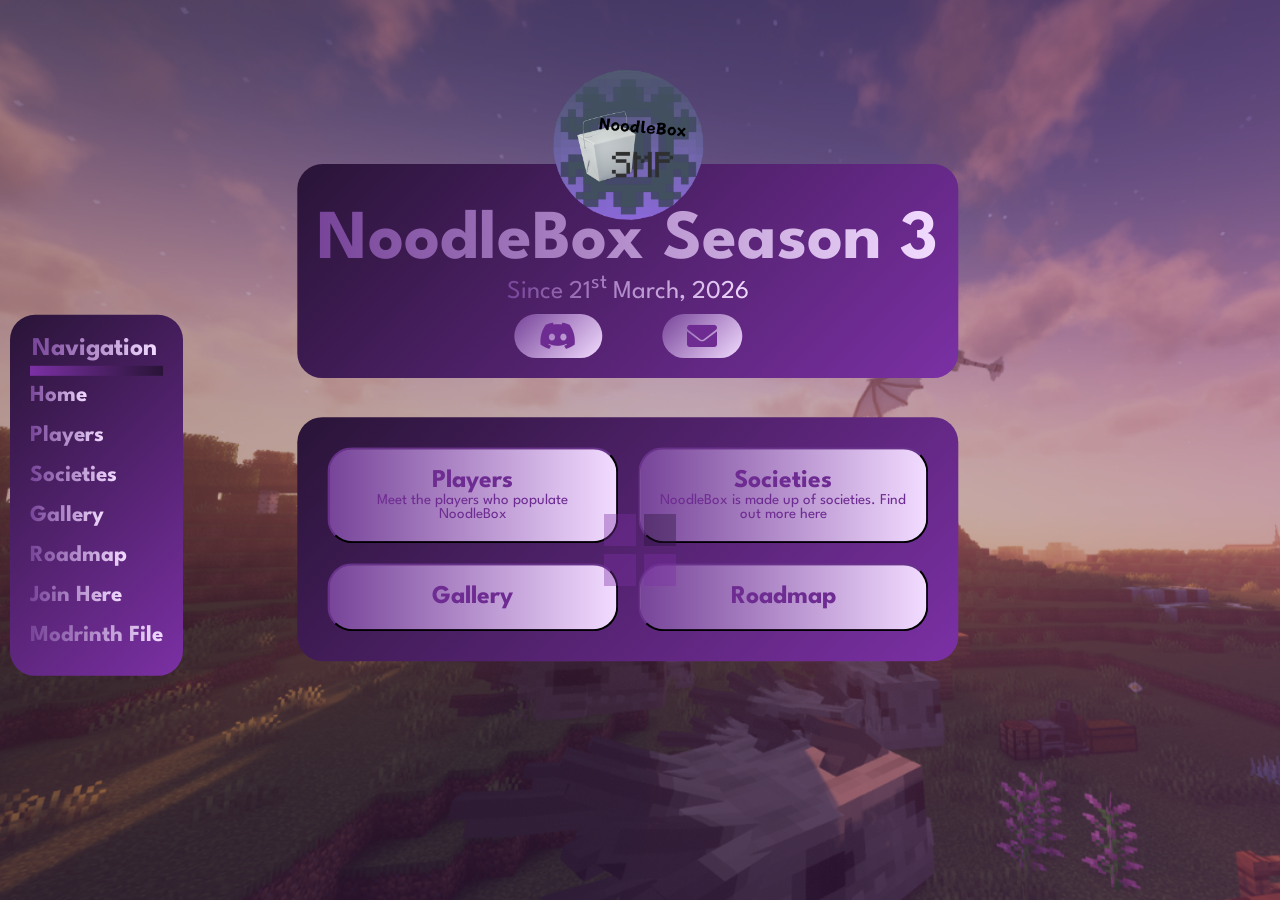
<file: index.html>
<!doctype html>
<html lang="en">
  <head>
    <meta charset="UTF-8" />
    <meta
      name="keywords"
      content="Minecraft, Server, Homepage, NoodleBox, Season 3, NBS3"
    />
    <meta name="author" content="ShortBoiAidz, Aiden Thorpe" />
    <meta name="viewport" content="width=device-width, initial-scale=1" />
    <meta
      name="copyright"
      content="Copyright 2026 Aiden Thorpe. All rights reserved."
    />

    <title>NBS3 | Homepage</title>

    <link rel="icon" type="image/x-icon" href="/images/nbs3_logo.png" />

    <link rel="preconnect" href="https://fonts.googleapis.com" />
    <link rel="preconnect" href="https://fonts.gstatic.com" crossorigin />
    <link
      href="https://fonts.googleapis.com/css2?family=League+Spartan:wght@100..900&display=swap"
      rel="stylesheet"
    />

    <link
      rel="stylesheet"
      href="https://cdnjs.cloudflare.com/ajax/libs/font-awesome/6.0.0/css/all.min.css"
      integrity="sha512-9usAa10IRO0HhonpyAIVpjrylPvoDwiPUiKdWk5t3PyolY1cOd4DSE0Ga+ri4AuTroPR5aQvXU9xC6qOPnzFeg=="
      crossorigin="anonymous"
      referrerpolicy="no-referrer"
    />
    <link
      rel="stylesheet"
      href="https://cdnjs.cloudflare.com/ajax/libs/font-awesome/4.7.0/css/font-awesome.min.css"
    />

    <link rel="stylesheet" href="styles/base.css" />
    <link rel="stylesheet" href="styles/layout.css" />
    <link rel="stylesheet" href="styles/components.css" />
    <link rel="stylesheet" href="styles/animations.css" />
    <link rel="stylesheet" href="styles/responsive.css" />
    <link rel="stylesheet" href="styles/other.css" />

    <script src="https://cdnjs.cloudflare.com/ajax/libs/jquery/3.5.1/jquery.min.js"></script>
    <script src="scripts/loader.js"></script>
  </head>

  <body>
    <div class="content">
      <!-- Loading Screen -->
      <div class="loading-screen">
        <div class="loading">
          <span></span>
          <span></span>
          <span></span>
          <span></span>
        </div>
      </div>

      <aside>
        <div class="mainCardParent">
          <div class="navCard">
            <nav aria-label="Main Navigation">
              <h3 class="navHeader gradient-text">Navigation</h3>
              <br />
              <div class="navDivider gradient-text"></div>
              <br />
              <a href="index.html"
                ><h4 class="gradient-text active">Home</h4></a
              >
              <br />
              <a href="players.html"
                ><h4 class="gradient-text">Players</h4></a
              >
              <br />
              <a href="societies.html"
                ><h4 class="gradient-text">Societies</h4></a
              >
              <br />
              <a href="gallery.html"
                ><h4 class="gradient-text">Gallery</h4></a
              >
              <br />
              <a href="roadmap.html"
                ><h4 class="gradient-text">Roadmap</h4></a
              >
              <br />
              <a href="https://discord.gg/WKGu4864M5"
                ><h4 class="gradient-text">Join Here</h4></a
              >
              <br />
              <a href="NoodleBox 1.0.1.mrpack" download
                ><h4 class="gradient-text">Modrinth File</h4></a
              >
            </nav>
          </div>
        </div>
      </aside>

      <main>
        <img
          src="/images/nbs3_logo.png"
          alt="NoodleBox Logo"
          class="logo"
        />
        <div class="mainCardParent">
          <div class="mainCard">
            <h1 class="gradient-text">NoodleBox Season 3</h1>

            <br />

            <sub class="gradient-text"
              >Since 21<sup>st</sup> March, 2026</sub
            >

            <br />

            <div class="buttonCardParent">
              <a href="https://discord.gg/WKGu4864M5">
                <div class="buttonCard">
                  <i
                    class="fa-brands fa-discord"
                    style="cursor: pointer"
                  ></i>
                </div>
              </a>

              <div class="buttonCard">
                <i
                  class="fa-solid fa-envelope"
                  onclick="emailClick()"
                  style="cursor: pointer"
                ></i>
              </div>
            </div>
          </div>
        </div>

          <br />

            <div class="mainCardH2Parent">
              <div class="mainCardH2">
                <button onclick="location.href = 'players.html'">
                  <h2>Players</h2>
                  <p>Meet the players who populate NoodleBox</p>
                </button>

                <button onclick="location.href = 'societies.html'">
                  <h2>Societies</h2>
                  <p>NoodleBox is made up of societies. Find out more here</p>
                </button>
              </div>

              <div class="mainCardH2">
                <button onclick="location.href = 'gallery.html'">
                  <h2>Gallery</h2>
                </button>

                <button onclick="location.href = 'roadmap.html'">
                  <h2>Roadmap</h2>
                </button>
              </div>
            </div>
          </div>
        </div>
      </main>
    </div>
  </body>
</html>
</file>
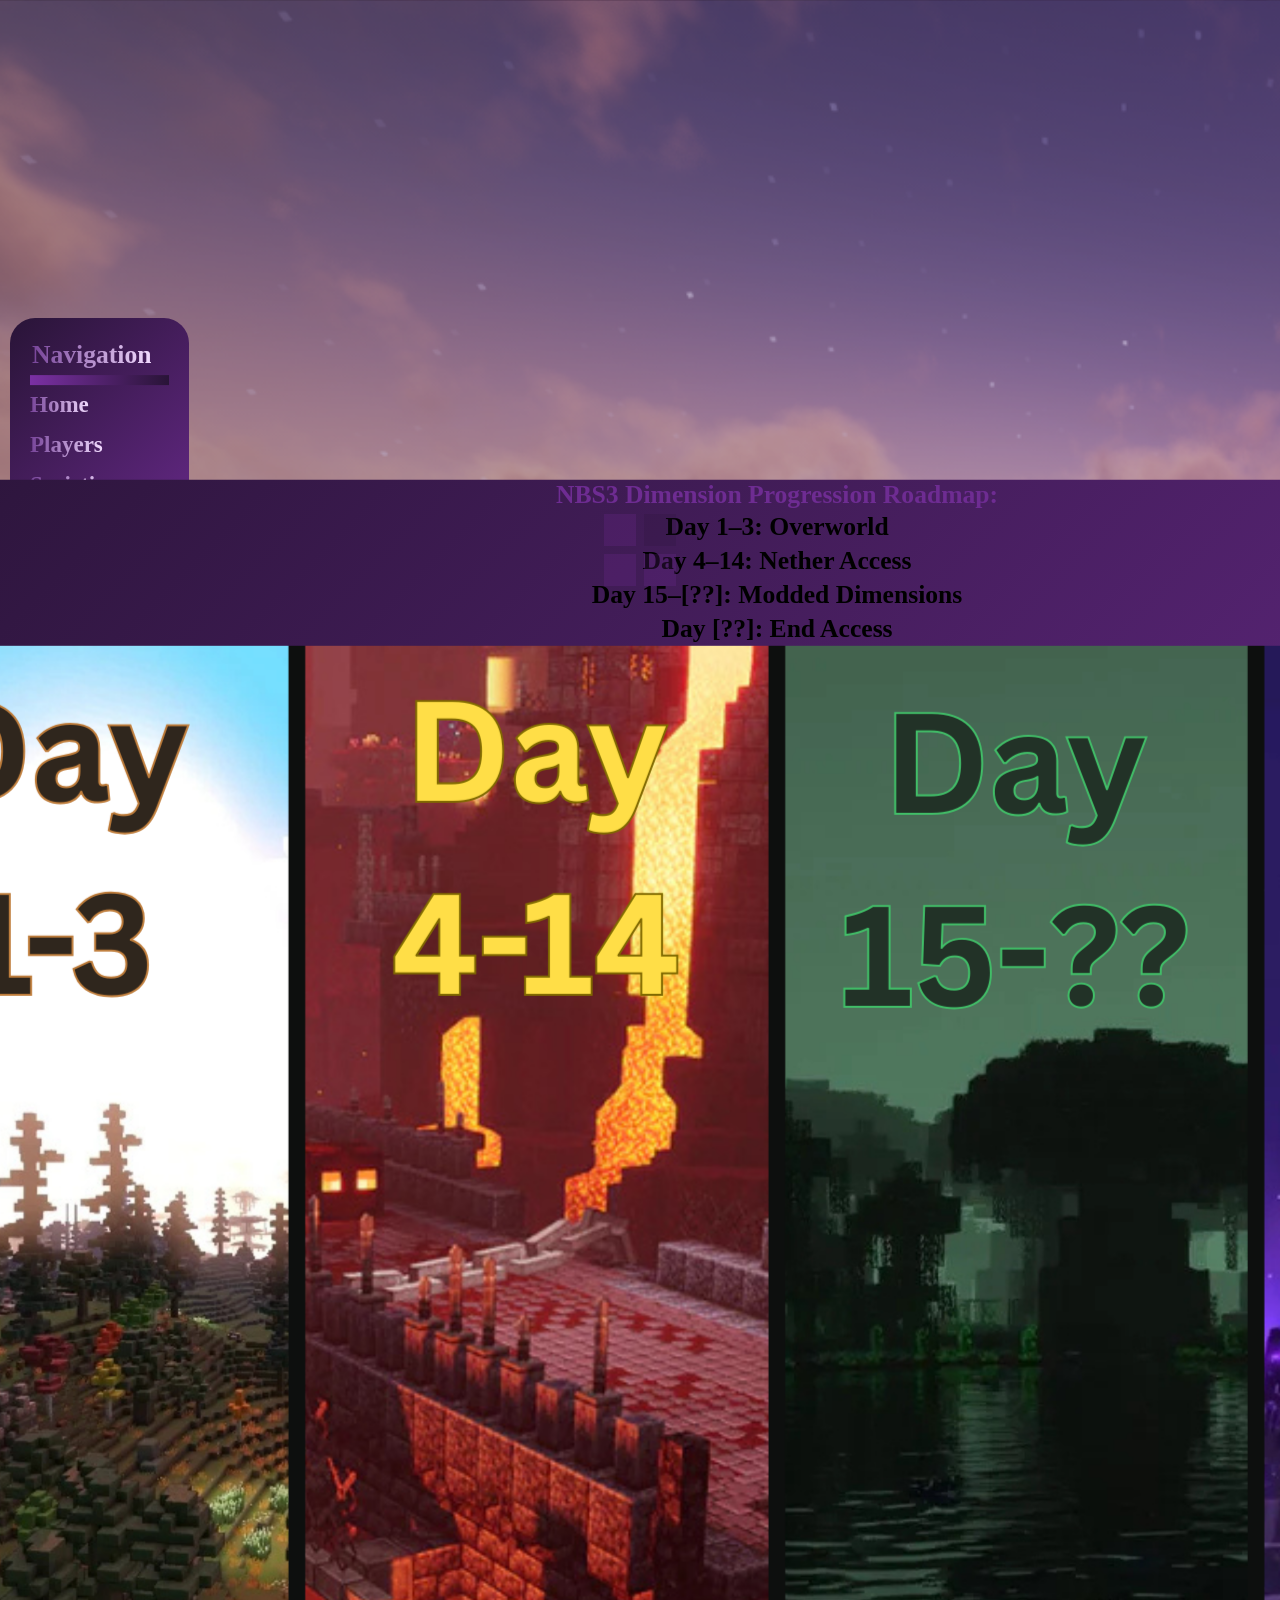
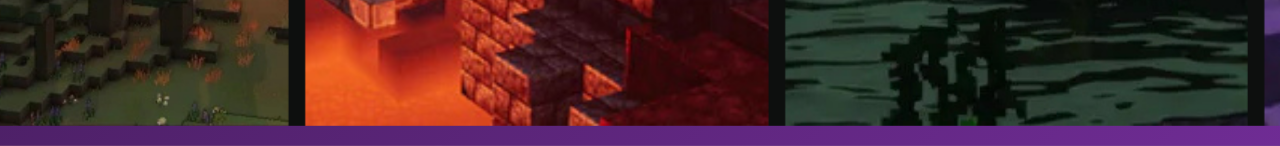
<file: roadmap.html>
<!doctype html>
<html lang="en">
  <head>
    <meta charset="UTF-8" />
    <meta
      name="keywords"
      content="Minecraft, HTML, CSS, JavaScript, Server, NoodleBox"
    />
    <meta name="author" content="ShortBoiAidz, Aiden Thorpe" />
    <meta
      name="description"
      content="Welcome to the release of Noodlebox Season 3!"
    />
    <meta name="viewport" content="width=device-width, initial-scale=1" />
    <meta
      name="copyright"
      content="Copyright 2026 Aiden Thorpe. All rights reserved."
    />

    <title>NBS3 | Roadmap</title>

    <!-- Favicon -->
    <link rel="icon" type="image/x-icon" href="images/nbs3_logo.png" />

    <!-- Font Awesome -->
    <link
      rel="stylesheet"
      href="https://cdnjs.cloudflare.com/ajax/libs/font-awesome/6.0.0/css/all.min.css"
      integrity="sha512-9usAa10IRO0HhonpyAIVpjrylPvoDwiPUiKdWk5t3PyolY1cOd4DSE0Ga+ri4AuTroPR5aQvXU9xC6qOPnzFeg=="
      crossorigin="anonymous"
      referrerpolicy="no-referrer"
    />
    <link
      rel="stylesheet"
      href="https://cdnjs.cloudflare.com/ajax/libs/font-awesome/4.7.0/css/font-awesome.min.css"
    />

    <!-- Custom Styles -->
    <link rel="stylesheet" href="styles/base.css" />
    <link rel="stylesheet" href="styles/layout.css" />
    <link rel="stylesheet" href="styles/components.css" />
    <link rel="stylesheet" href="styles/animations.css" />
    <link rel="stylesheet" href="styles/responsive.css" />
    <link rel="stylesheet" href="styles/other.css" />

    <!-- Scripts -->
    <script src="https://cdnjs.cloudflare.com/ajax/libs/jquery/3.5.1/jquery.min.js"></script>
    <script src="scripts/loader.js"></script>
  </head>

  <body>
    <div class="content">
      <!-- Loading Screen -->
      <div class="loading-screen">
        <div class="loading">
          <span></span>
          <span></span>
          <span></span>
          <span></span>
        </div>
      </div>

      <aside>
        <div class="greyBackdrop">
          <div class="mainCardParent">
            <div class="navCard">
              <nav aria-label="Main Navigation">
                <h3 class="navHeader gradient-text">Navigation</h3>
                <br />
                <div class="navDivider gradient-text"></div>
                <br />
                <a href="index.html"
                  ><h4 class="gradient-text">Home</h4></a
                >
                <br />
                <a href="players.html"
                  ><h4 class="gradient-text">Players</h4></a
                >
                <br />
                <a href="societies.html"
                  ><h4 class="gradient-text">Societies</h4></a
                >
                <br />
                <a href="gallery.html"
                  ><h4 class="gradient-text">Gallery</h4></a
                >
                <br />
                <a href="roadmap.html"
                  ><h4 class="gradient-text active">Roadmap</h4></a
                >
                <br />
                <a href="https://discord.gg/WKGu4864M5"
                  ><h4 class="gradient-text">Join Here</h4></a
                >
                <br />
                <a href="NoodleBox 1.0.1.mrpack" download
                  ><h4 class="gradient-text">Modrinth File</h4></a
                >
              </nav>
            </div>
          </div>
        </div>
      </aside>

      <main>
        <!-- Hero Section -->
        <section>
          <h1>Roadmap</h1>
          <div class="center">
            <h3>
              Players are not permitted to craft or use items that are not
              listed in the current stage of progression.
            </h3>
            <h3>
              Anyone found with unpermitted items will have their inventory
              cleared without hesitation.
            </h3>
            <a href="index.html">
              <br />
              <img
                src="images/nbs3_logo.png"
                width="200px"
                alt="NoodleBox Logo"
                class="logo"
              />
              <br />
            </a>
          </div>
        </section>

        <section>
          <div class="mainCardParent">
            <div class="mainCard">
              <h2>NBS3 Dimension Progression Roadmap:</h2>

              <h3><strong>Day 1–3:</strong> Overworld</h3>
              <li>Players are not permitted to travel to other dimensions.</li>

              <br />

              <h3><strong>Day 4–14:</strong> Nether Access</h3>
              <li>Players are permitted to travel to the Nether dimension.</li>

              <br />

              <h3><strong>Day 15–[??]:</strong> Modded Dimensions</h3>
              <li>Players are permitted to travel to modded dimensions</li>

              <br />

              <h3><strong>Day [??]:</strong> End Access</h3>
              <li>Players are permitted to travel to the End dimension</li>

              <br />

              <img src="images/roadmapDim.png" class="galImg" />
            </div>
          </div>
        </section>
      </main>
    </div>
  </body>
</html>
</file>
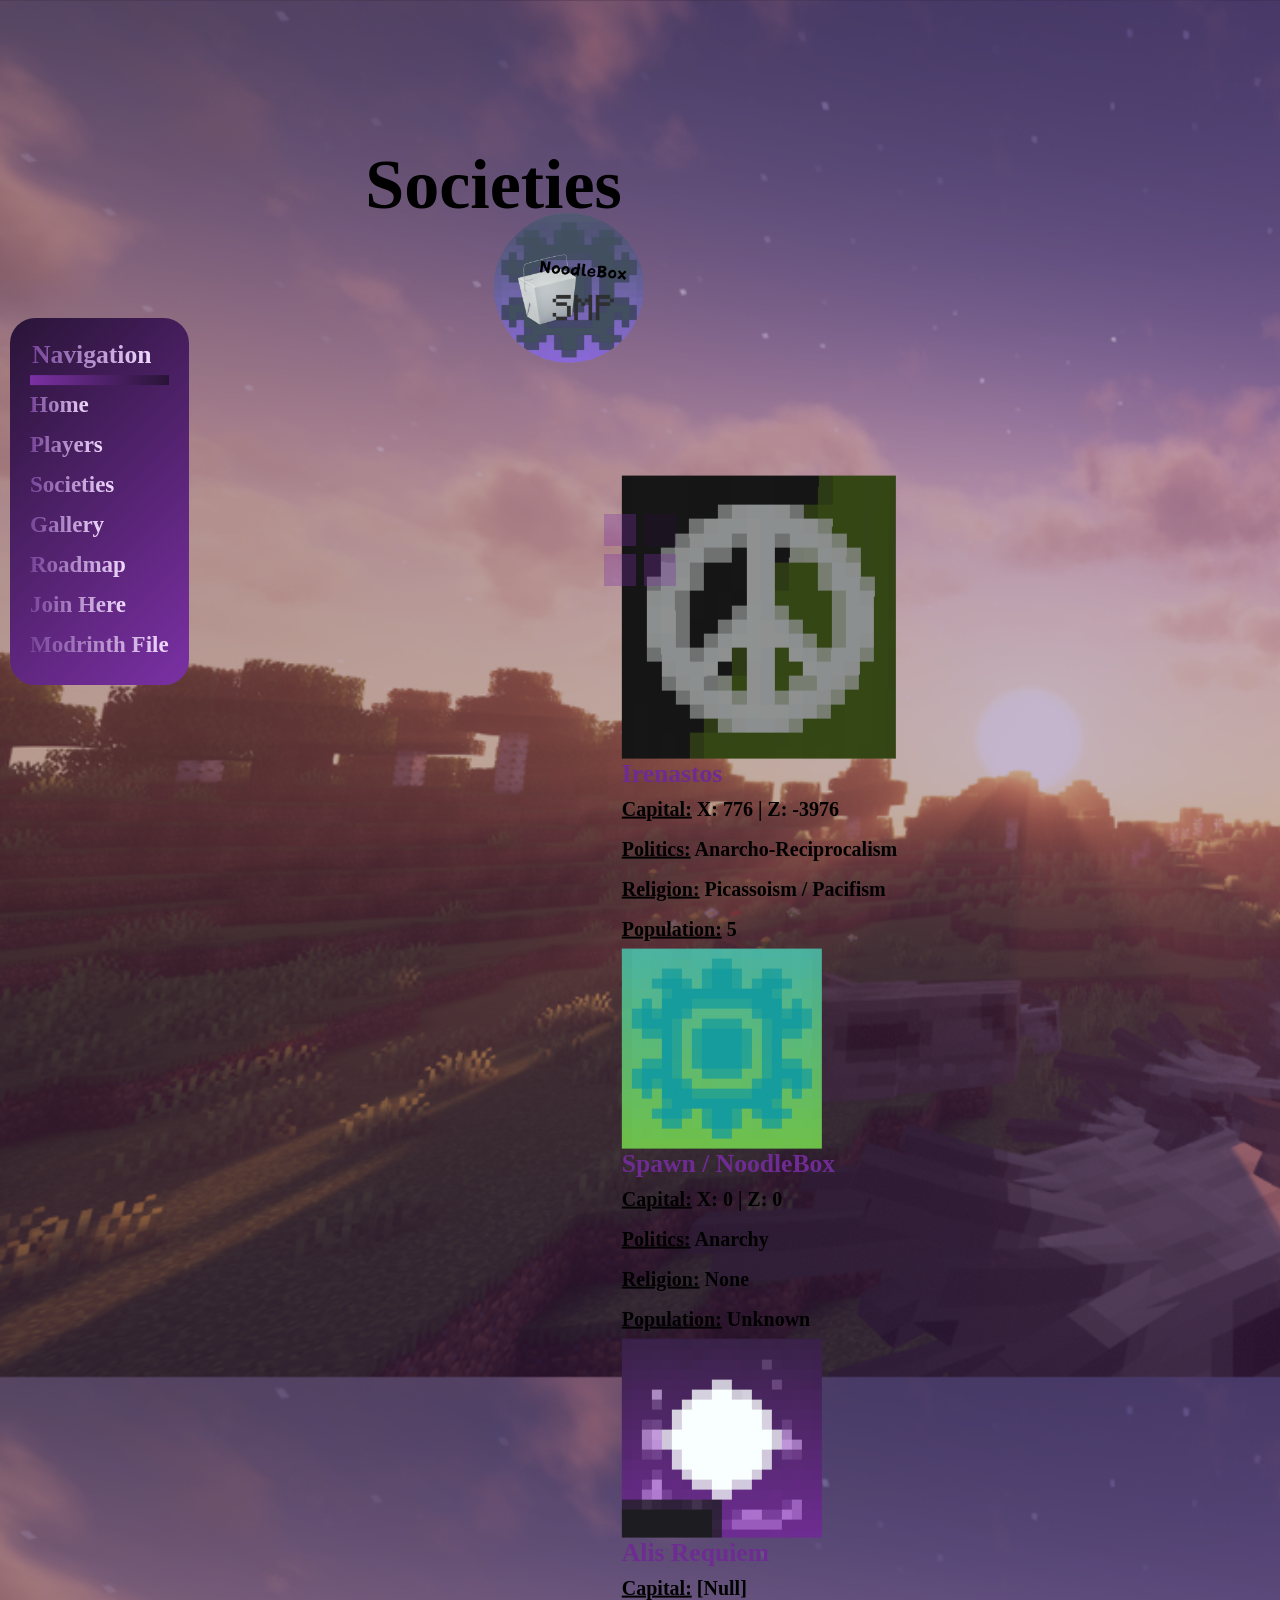
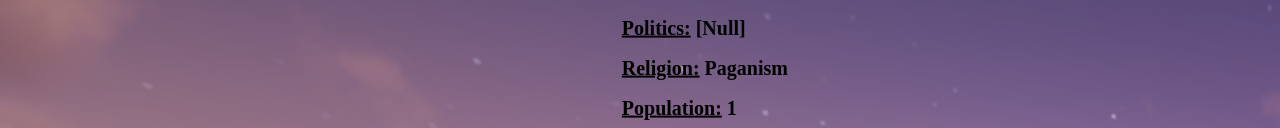
<file: societies.html>
<!doctype html>
<html lang="en">
  <head>
    <meta charset="UTF-8" />
    <meta name="keywords" content="Minecraft, HTML, CSS, JavaScript" />
    <meta name="author" content="ShortBoiAidz, Aiden Thorpe" />
    <meta
      name="description"
      content="Welcome to the release of Noodlebox Season 3!"
    />
    <meta name="viewport" content="width=device-width, initial-scale=1" />
    <meta
      name="copyright"
      content="Copyright 2026 Aiden Thorpe. All rights reserved."
    />

    <title>NBS3 | Societies</title>

    <!-- Favicon -->
    <link rel="icon" type="image/x-icon" href="images/nbs3_logo.png" />

    <!-- Font Awesome -->
    <link
      rel="stylesheet"
      href="https://cdnjs.cloudflare.com/ajax/libs/font-awesome/6.0.0/css/all.min.css"
      integrity="sha512-9usAa10IRO0HhonpyAIVpjrylPvoDwiPUiKdWk5t3PyolY1cOd4DSE0Ga+ri4AuTroPR5aQvXU9xC6qOPnzFeg=="
      crossorigin="anonymous"
      referrerpolicy="no-referrer"
    />
    <link
      rel="stylesheet"
      href="https://cdnjs.cloudflare.com/ajax/libs/font-awesome/4.7.0/css/font-awesome.min.css"
    />

    <!-- Custom Styles -->
    <link rel="stylesheet" href="styles/base.css" />
    <link rel="stylesheet" href="styles/layout.css" />
    <link rel="stylesheet" href="styles/components.css" />
    <link rel="stylesheet" href="styles/animations.css" />
    <link rel="stylesheet" href="styles/responsive.css" />
    <link rel="stylesheet" href="styles/other.css" />

    <!-- Scripts -->
    <script src="https://cdnjs.cloudflare.com/ajax/libs/jquery/3.5.1/jquery.min.js"></script>
    <script src="scripts/loader.js"></script>
  </head>

  <body>
    <div class="content">
      <!-- Loading Screen -->
      <div class="loading-screen">
        <div class="loading">
          <span></span>
          <span></span>
          <span></span>
          <span></span>
        </div>
      </div>

      <aside>
        <div class="greyBackdrop">
          <div class="mainCardParent">
            <div class="navCard">
              <nav aria-label="Main Navigation">
                <h3 class="navHeader gradient-text">Navigation</h3>
                <br />
                <div class="navDivider gradient-text"></div>
                <br />
                <a href="index.html"
                  ><h4 class="gradient-text">Home</h4></a
                >
                <br />
                <a href="players.html"
                  ><h4 class="gradient-text">Players</h4></a
                >
                <br />
                <a href="societies.html"
                  ><h4 class="gradient-text active">Societies</h4></a
                >
                <br />
                <a href="gallery.html"
                  ><h4 class="gradient-text">Gallery</h4></a
                >
                <br />
                <a href="roadmap.html"
                  ><h4 class="gradient-text">Roadmap</h4></a
                >
                <br />
                <a href="https://discord.gg/WKGu4864M5"
                  ><h4 class="gradient-text">Join Here</h4></a
                >
                <br />
                <a href="NoodleBox 1.0.1.mrpack" download
                  ><h4 class="gradient-text">Modrinth File</h4></a
                >
              </nav>
            </div>
          </div>
        </div>
      </aside>

      <main>
        <!-- Hero Section -->
        <section class="center">
          <h1>Societies</h1>
          <a href="index.html">
            <br />
            <img
              src="images/nbs3_logo.png"
              width="200px"
              alt="NoodleBox Logo"
              class="logo"
            />
            <br />
          </a>
        </section>

        <section>
          <div class="mainCardParent">
            <div class="equalCard">
              <img
                src="images/irenastosLogo.webp"
                alt="Irenastos logo"
                class="society-Logo"
              />
              <details>
                <summary><h2>Irenastos</h2></summary>
                <div class="mainCard">
                  <h4>Name:</h4>
                  <p>
                    Stemming from the Greek words "Eirene" (peace) and "Nanos"
                    (dwarf), Irenastos was built for the vertically challenged,
                    with most builds being 1 block tall.
                  </p>

                  <h4>History:</h4>
                  <p>
                    Irenastos was originally a hemp farm built by ShortBoiAidz
                    4000 blocks from spawn to hide from Emorythefem. However,
                    after a few weeks of farming, ShortBoiAidz decided to expand
                    the farm into a society for origins of 1 block tall height.
                    The society was very small to begin with, but on April 11th,
                    2026, ShortBoiAidz expanded the territory from a few
                    thousand blocks to over 4 million blocks. It is now known as
                    the largest country in NoodleBox, and is home to 5 citizens,
                    including the founder, ShortBoiAidz.
                  </p>

                  <h4>Politics:</h4>
                  <p>
                    Irenastos is an anarchist society based on the political
                    ideology of Reciprocal Communalism, which emphasizes mutual
                    aid and cooperation among its citizens. The society operates
                    on a system of communal ownership and decision-making, where
                    resources and responsibilities are shared among all members.
                    Decisions are made through a direct democracy of all
                    citizens. No one person has more power than another, and
                    everyone is expected to contribute to the society in some
                    way. Ones who do not contribute to society do not receive
                    the benefits of society, such as access to communal
                    resources.
                  </p>
                </div>
              </details>
              <h5><u>Capital:</u> X: 776 | Z: -3976</h5>
              <h5><u>Politics:</u> Anarcho-Reciprocalism</h5>
              <h5><u>Religion:</u> Picassoism / Pacifism</h5>
              <h5><u>Population:</u> 5</h5>
            </div>

            <div class="equalCard">
              <a href="https://youtu.be/5jCKGKhArrc?si=25ILNo4w0k3dddLI">
                <img
                  src="images/noodleboxFlag.webp"
                  alt="NoodleBox Flag"
                  class="society-Logo"
                  title="Shh..🤫"
                />
              </a>
              <details>
                <summary><h2>Spawn / NoodleBox</h2></summary>
                <div class="mainCard">
                  <h4>History:</h4>
                  <p>
                    From the very start of NBS3, the spawn has been an area
                    filled with creativity. NemoMan_Dude72 claimed the tent
                    close to the spawnpoint as his own. He revamped it, adding
                    beer brewing and cooking stations while also setting up a
                    small farm next to it. Recolourful is currently building a
                    large communal area with shops and storages for everyone to
                    use. The spawn is constantly growing with new builds and
                    plans.
                  </p>
                </div>
              </details>
              <h5><u>Capital:</u> X: 0 | Z: 0</h5>
              <h5><u>Politics:</u> Anarchy</h5>
              <h5><u>Religion:</u> None</h5>
              <h5><u>Population:</u> Unknown</h5>
            </div>

            <div class="equalCard">
              <img
                src="images/alisRequiem.webp"
                alt="Alis Requiem flag"
                class="society-Logo"
              />
              <h2>Alis Requiem</h2>
              <h5><u>Capital:</u> [Null]</h5>
              <h5><u>Politics:</u> [Null]</h5>
              <h5><u>Religion:</u> Paganism</h5>
              <h5><u>Population:</u> 1</h5>
            </div>
          </div>
        </section>
      </main>
    </div>
  </body>
</html>
</file>
<file: styles/base.css>
/* Colors */
:root {
  --textColour: #6e2c92;
  --darkGradPrim: #291437;
  --darkGradSec: #7b30a4;
  --lightGradPrim: #774499;
  --lightGradSec: #f2dbff;
}

* {
  margin: 0;
  padding: 0;
  box-sizing: border-box;
}

/* Reset + Base */
html,
body {
  margin: 0;
  padding: 0;
  min-height: 100vh;
}

body {
  background-image: url("/images/background.png");
  background-size: cover;
  display: flex;
  flex-direction: column;
  font-family:
    League Spartan,
    Comic Sans MS;
  overflow-x: hidden;
}

/* Base Components */
button, aside {
  border-radius: 25px;
  -webkit-border-radius: 25px;
  -moz-border-radius: 25px;
  -ms-border-radius: 25px;
  -o-border-radius: 25px;
  margin: 10px;
}

button {
  background: linear-gradient(90deg, var(--lightGradPrim), var(--lightGradSec));
  width: 100%;
  height: auto;
  padding: clamp(5px, 2vw, 20px);
  cursor: pointer;
  border-style: outset;
  border-color: var(--darkGradPrim);
}

/* Typography */
h1, sub {
  text-align: center;
}

h3, sub {
  font-size: clamp(20px, 2vw, 30px);
}

h1 {
  font-size: clamp(40px, 6vw, 70px);
  margin-bottom: 0;
  margin-top: 45px;
}

sub {
  margin: 0;
}

h2 {
  font-size: clamp(23px, 2vw, 30px);
}

h3 {
  margin: 2px;
}

h4 {
  font-size: clamp(17px, 2vw, 23px);
  line-height: clamp(40px, 2vw, 70px);
}

h4, h5 {
  margin: auto;
}

h5 {
  font-size: clamp(12px, 5vw, 20px);
  line-height: clamp(30px, 4vw, 40px);
}

h1,
h2,
h3,
h4,
sub {
  z-index: 1000;
}

a {
  text-decoration: none;
  font-size: 0;
}

i {
  margin-right: 5px;
  margin-left: 5px;
  font-size: clamp(30px, 2vw, 45px);
}

p,
h2,
i {
  color: var(--textColour);
  font-family: league spartan;
}

p {
  font-size: clamp(12.5px, 2vw, 15px);
}

strong {
  font-weight: bold;
}

li {
  justify-content: center;
  align-items: center;
}
</file>
<file: styles/layout.css>
main {
  flex: 1;
  transform: translateX(-10%);
  -webkit-transform: translateX(-10%);
  -moz-transform: translateX(-10%);
  -ms-transform: translateX(-10%);
  -o-transform: translateX(-10%);
  display: flex;
  justify-content: center;
}

.container {
  width: 80%;
  margin: auto;
}

.center {
  text-align: center;
  justify-content: center;
  justify-items: center;
}

.content {
  padding-top: 100px;
}

.right {
  float: right;
  transform: translate(5%, -50%);
  -webkit-transform: translate(5%, -50%);
  -moz-transform: translate(5%, -50%);
  -ms-transform: translate(5%, -50%);
  -o-transform: translate(5%, -50%);
}

aside {
  float: left;
  transform: translateY(25%);
  -webkit-transform: translateY(25%);
  -moz-transform: translateY(25%);
  -ms-transform: translateY(25%);
  -o-transform: translateY(25%);
}
</file>
<file: styles/components.css>
/* Text */
.gradient-text {
  background: linear-gradient(90deg, var(--lightGradPrim), var(--lightGradSec));

  -webkit-background-clip: text;
  background-clip: text;

  color: transparent;

  display: inline-block;
}

.subheader {
  margin-top: 45px;
}

.active {
  text-decoration: underline;
  font-weight: bold;
}

.logo,
.mainCardH2Parent {
  position: absolute;
}

/* Cards */
.mainCardParent {
  font-size: 0;
  anchor-name: --mainCardParent;
  margin-bottom: 25px;
  transform: translateY(30%);
  -webkit-transform: translateY(30%);
  -moz-transform: translateY(30%);
  -ms-transform: translateY(30%);
  -o-transform: translateY(30%);
}

.navCard,
.mainCardH2Parent {
  padding: clamp(10px, 2vw, 20px);
  background: linear-gradient(135deg, var(--darkGradPrim), var(--darkGradSec));
}
.navCard,
.mainCardH2Parent,
.greyBackdrop,
.mainCard,
.navCard {
  border-radius: 25px;
  -webkit-border-radius: 25px;
  -moz-border-radius: 25px;
  -ms-border-radius: 25px;
  -o-border-radius: 25px;
}

.buttonCardParent {
  display: inline-flex;
  margin-top: 10px;
  flex-direction: row;
}
.buttonCard {
  background: linear-gradient(
    135deg,
    var(--lightGradPrim),
    var(--lightGradSec)
  );
  border-radius: 50px;
  -webkit-border-radius: 50px;
  -moz-border-radius: 50px;
  -ms-border-radius: 50px;
  -o-border-radius: 50px;
  width: fit-content;
  padding-top: clamp(5px, 2vw, 7px);
  padding-bottom: clamp(5px, 2vw, 7px);
  padding-left: clamp(20px, 2vw, 20px);
  padding-right: clamp(20px, 2vw, 20px);
  align-self: center;
  margin-left: 30px;
  margin-right: 30px;
  margin-top: 0;
  display: flex;
  flex-direction: row;
}

.navCard,
.mainCard,
.greyBackdropParent,
.mainCardParent {
  display: flex;
  flex-direction: column;
}

.mainCard,
.navCard {
  align-items: center;
}
.mainCard {
  padding: clamp(10px, 4vw, 20px);
  padding-top: 0;
  background: linear-gradient(135deg, var(--darkGradPrim), var(--darkGradSec));
}

.navDivider {
  background: linear-gradient(-90deg, var(--darkGradPrim), var(--darkGradSec));
  width: 100%;
  height: 10px;
  margin-top: 3px;
}

.mainCardH2 {
  display: flex;
  flex-direction: row;
}
.mainCardH2Parent {
  position-anchor: --mainCardParent;
  width: anchor-size(width);
  transform: translateY(130%);
  -webkit-transform: translateY(130%);
  -moz-transform: translateY(130%);
  -ms-transform: translateY(130%);
  -o-transform: translateY(130%);
}

/* Images */
.logo {
  max-width: clamp(150px, 2vw, 200px);
  z-index: 10000;
  transform: translateY(-20%);
  -webkit-transform: translateY(-20%);
  -moz-transform: translateY(-20%);
  -ms-transform: translateY(-20%);
  -o-transform: translateY(-20%);
}

#originsLogo {
  max-width: clamp(100px, 2vw, 150px);
  z-index: 10000;
  transform: translate(70%, 45%);
  -webkit-transform: translate(70%, 45%);
  -moz-transform: translate(70%, 45%);
  -ms-transform: translate(70%, 45%);
  -o-transform: translate(70%, 45%);
}
</file>
<file: styles/animations.css>
.loading-screen {
  position: fixed;
  width: 100%;
  height: 100%;

  /* background: linear-gradient(180deg, var(--darkGradPrim), var(--lightGradPrim)); */
  display: flex;
  align-items: center;
  justify-content: center;
  z-index: 100000;
}

.loading {
  width: 80px;
  display: flex;
  flex-wrap: wrap;
  animation: rotate 1s linear infinite;
}

.loading span {
  width: 32px;
  height: 32px;
  margin: 4px;
  animation: scale 1.5s linear infinite;
}

/* Individual blocks */
.loading span:nth-child(1) {
  background: var(--darkGradSec);
  transform-origin: bottom right;
}
.loading span:nth-child(2) {
  background: var(--darkGradPrim);
  transform-origin: bottom left;
}
.loading span:nth-child(3) {
  background: var(--darkGradSec);
  transform-origin: top right;
}
.loading span:nth-child(4) {
  background: var(--darkGradSec);
  transform-origin: top left;
}

/* Animations */
@keyframes rotate {
  to {
    transform: rotate(360deg);
  }
}

@keyframes scale {
  50% {
    transform: scale(1.2);
  }
}
</file>
<file: styles/responsive.css>
@media screen and (max-width: 600px) {
  .container {
    width: 100%;
    padding: 0 10px;
  }

  h1 {
    font-size: 42px;
  }

  h3 {
    font-size: 22px;
  }
}

@media (min-width: 600px) {
  .border-box-button {
    flex: 0 0 calc(50% - 40px);
  }
}
</file>
<file: styles/other.css>
@font-face {
  font-family: "Minecraft";
  src:
    url("fonts/MinecraftRegular-Bmg3.woff") format("woff"),
    url("fonts/MinecraftRegular-Bmg3.woff2") format("woff2");
  font-weight: normal;
  font-style: normal;
}
</file>
